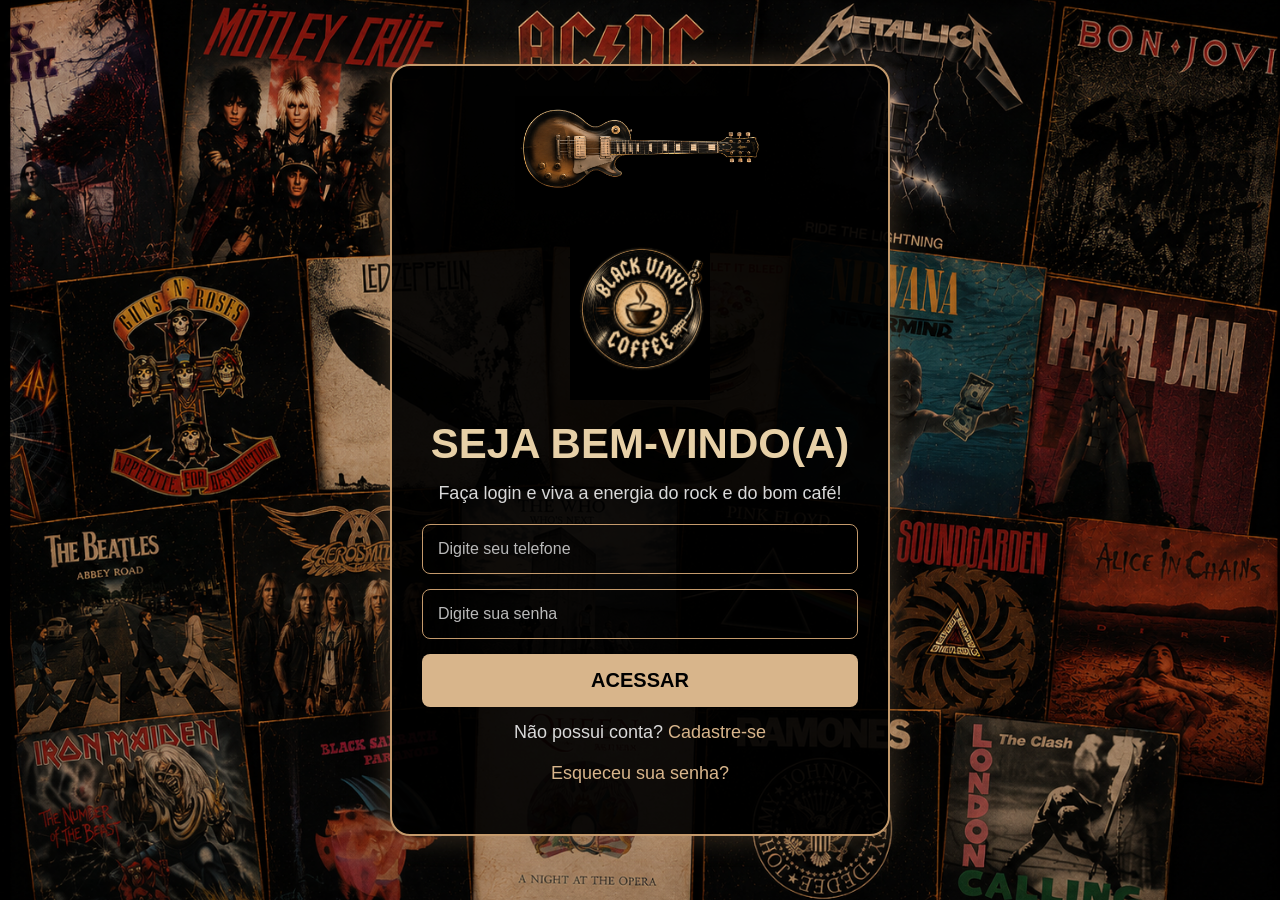
<file: index.html>
<!DOCTYPE html>
<html lang="pt-BR">

<head>
    <meta charset="UTF-8">
    <meta name="viewport" content="width=device-width, initial-scale=1.0">
    <title>Black Vinyl Coffee</title>

    <link rel="stylesheet" href="css/style.css">
</head>

<body>

    <div class="container">

        <div class="login">

            <img src="img/guitarra.png" alt="Guitarra" class="guitarra">

            <img src="img/logo.png" alt="Logo" class="logo">

            <h1>SEJA BEM-VINDO(A)</h1>

            <p>Faça login e viva a energia do rock e do bom café!</p>

            <input type="tel" placeholder="Digite seu telefone">

            <input type="password" placeholder="Digite sua senha">

            <a href="cardapio.html" class="botao">ACESSAR</a>

            <p class="link">
                Não possui conta?
                <a href="cadastro.html">Cadastre-se</a>
            </p>

            <p class="link">
                <a href="recuperar.html">Esqueceu sua senha?</a>
            </p>

        </div>

    </div>

    <script src="js/script.js"></script>

</body>
</file>
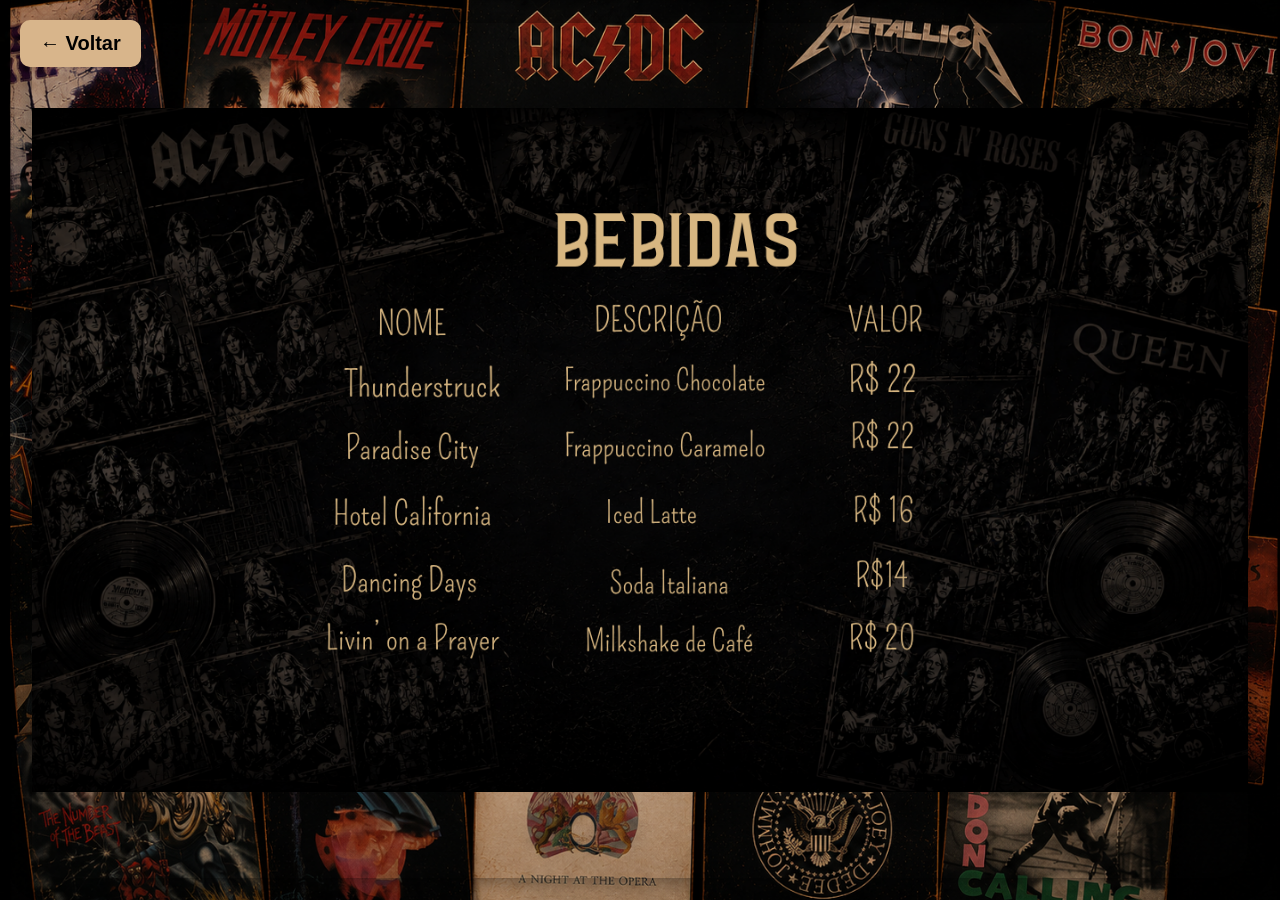
<file: bebidas.html>
<!DOCTYPE html>
<html lang="pt-BR">

<head>
    <meta charset="UTF-8">
    <meta name="viewport" content="width=device-width, initial-scale=1.0">
    <title>Bebidas - Black Vinyl Coffee</title>

    <link rel="stylesheet" href="css/style.css">
</head>

<body class="pagina-bebidas">

    <a href="cardapio.html" class="botao-voltar">← Voltar</a>

    <img src="img/bebidas.png" class="imagem-bebidas">

</body>

</html>
</file>
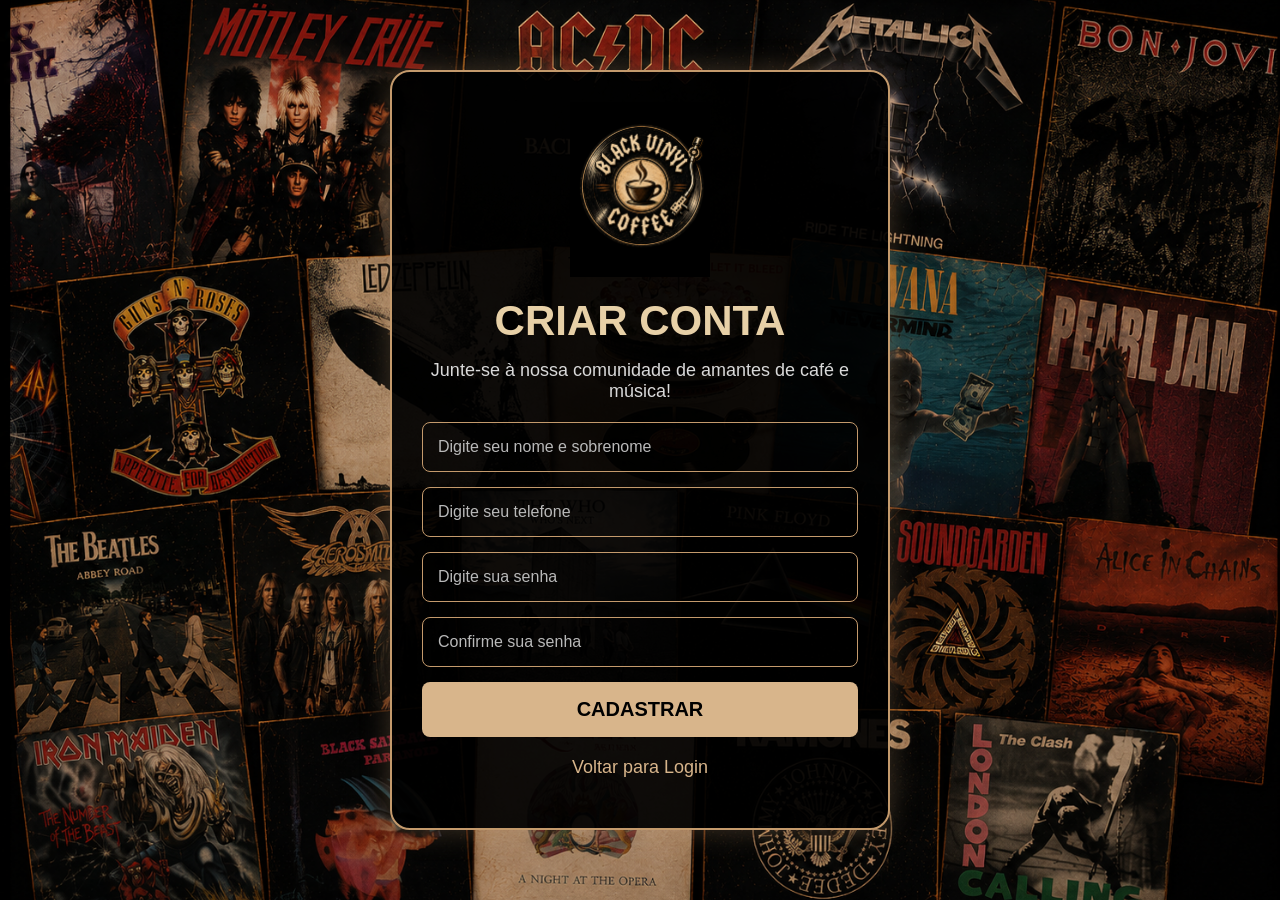
<file: cadastro.html>
<!DOCTYPE html>
<html lang="pt-BR">

<head>
    <meta charset="UTF-8">
    <meta name="viewport" content="width=device-width, initial-scale=1.0">
    <title>Cadastro - Black Vinyl Coffee</title>

    <link rel="stylesheet" href="css/style.css">
</head>

<body>

    <div class="container">

        <div class="login">

            <img src="img/logo.png" class="logo">

            <h1>CRIAR CONTA</h1>

            <p>Junte-se à nossa comunidade de amantes de café e música!</p>

            <input type="text" placeholder="Digite seu nome e sobrenome">

            <input type="tel" placeholder="Digite seu telefone">

            <input type="password" placeholder="Digite sua senha">

            <input type="password" placeholder="Confirme sua senha">

            <button id="btnCadastro">CADASTRAR</button>

            <p id="mensagem"></p>

            <p class="link">
                <a href="index.html">Voltar para Login</a>
            </p>

        </div>

    </div>

    <script src="js/script.js"></script>

</body>
</file>
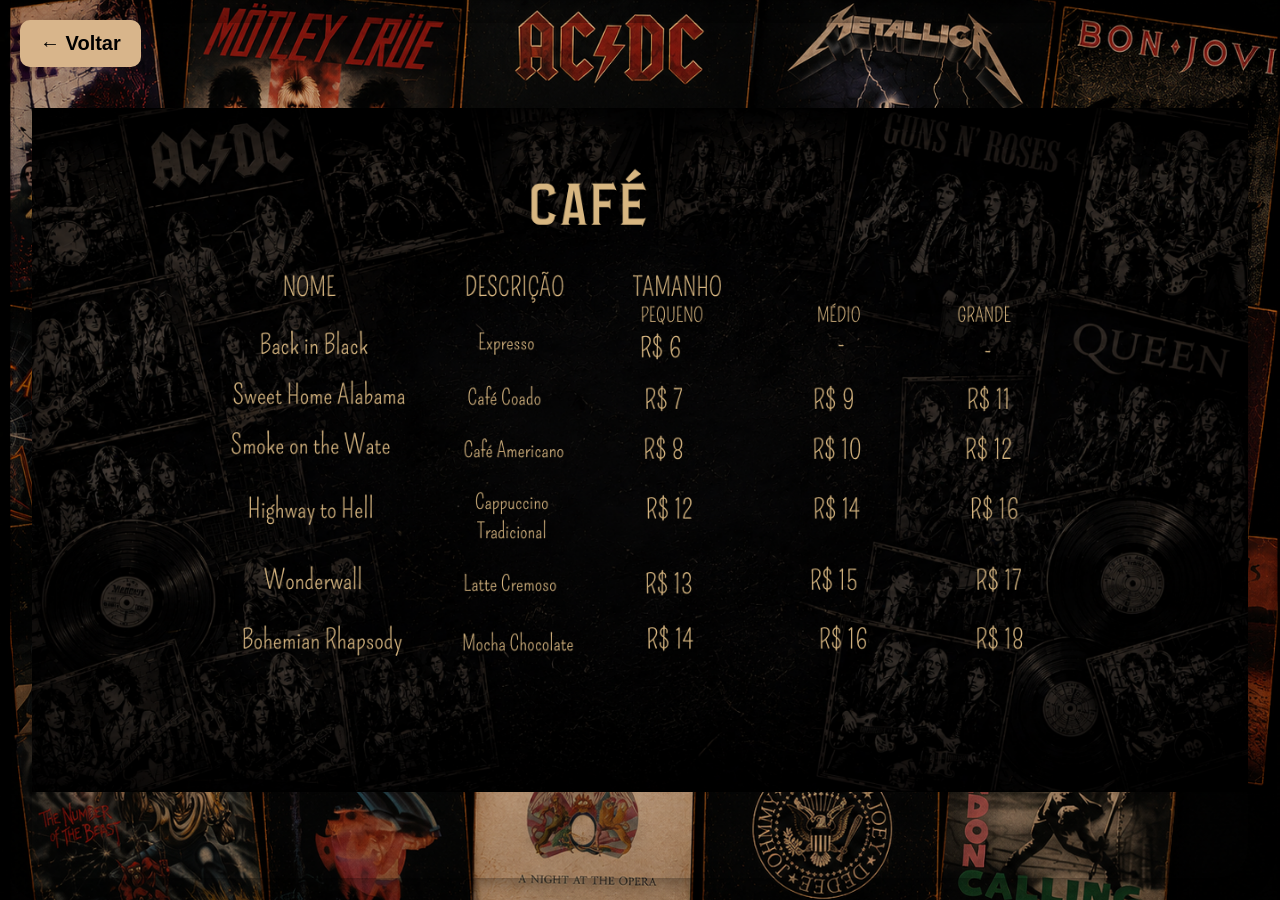
<file: cafes.html>
<!DOCTYPE html>
<html lang="pt-BR">

<head>
    <meta charset="UTF-8">
    <meta name="viewport" content="width=device-width, initial-scale=1.0">
    <title>Cafés - Black Vinyl Coffee</title>

    <link rel="stylesheet" href="css/style.css">
</head>

<body class="pagina-cafes">

    <a href="cardapio.html" class="botao-voltar">← Voltar</a>

    <img src="img/cafes.png" class="imagem-cafes">

</body>

</html>
</file>
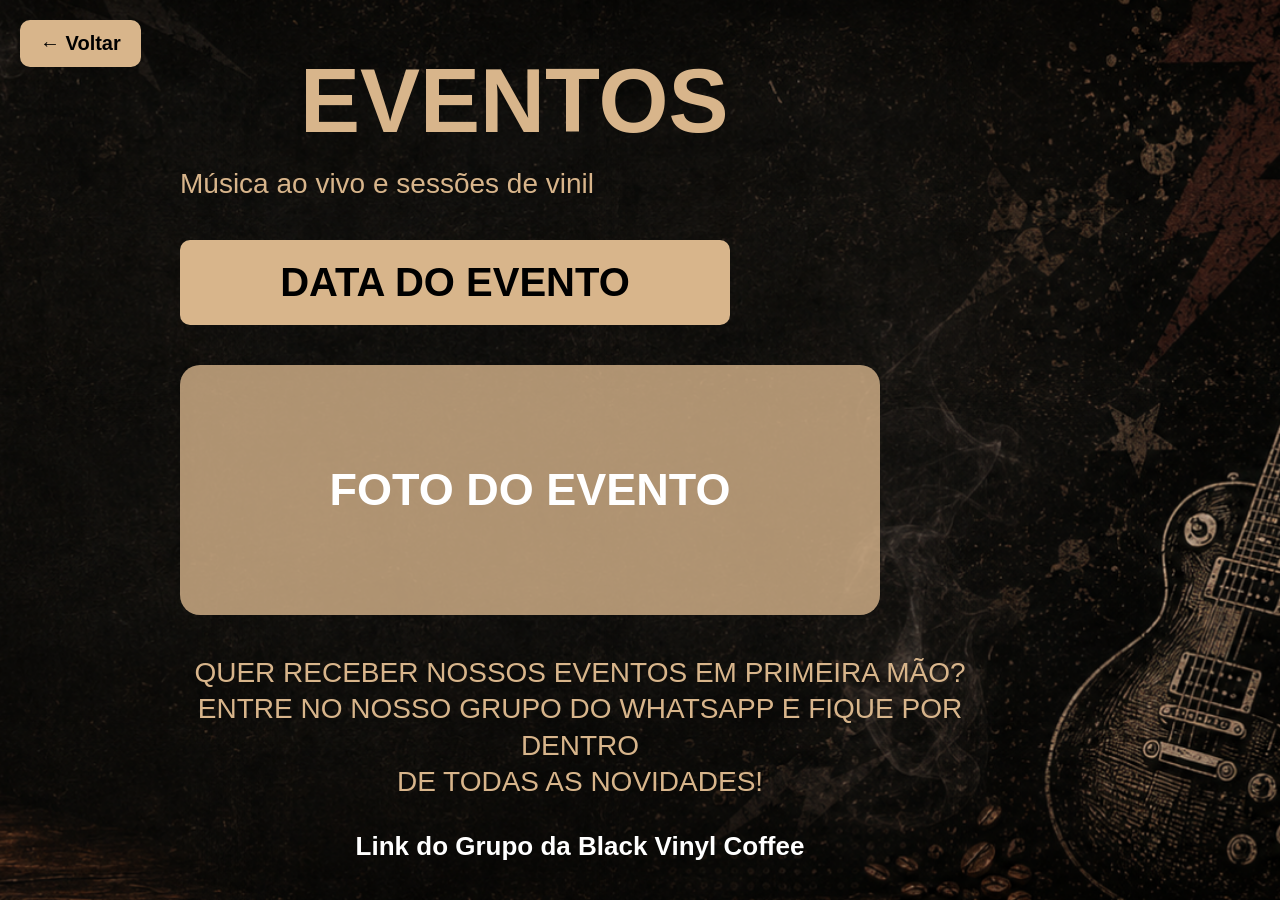
<file: eventos.html>
<!DOCTYPE html>
<html lang="pt-BR">

<head>
    <meta charset="UTF-8">
    <meta name="viewport" content="width=device-width, initial-scale=1.0">
    <title>Eventos - Black Vinyl Coffee</title>

    <link rel="stylesheet" href="css/style.css">
</head>

<body class="pagina-eventos">

    <a href="cardapio.html" class="botao-voltar">← Voltar</a>

    <div class="conteudo-eventos">

        <h1>EVENTOS</h1>

        <p class="subtitulo">
            Música ao vivo e sessões de vinil
        </p>

        <div class="evento-destaque">
            DATA DO EVENTO
        </div>

        <div class="foto-evento">
             FOTO DO EVENTO
        </div>

        <p class="texto-evento">
            QUER RECEBER NOSSOS EVENTOS EM PRIMEIRA MÃO?<br>
            ENTRE NO NOSSO GRUPO DO WHATSAPP E FIQUE POR DENTRO<br>
            DE TODAS AS NOVIDADES!
        </p>

        <a href="#" class="link-whatsapp">
            Link do Grupo da Black Vinyl Coffee
        </a>

    </div>

</body>
</html>
</file>
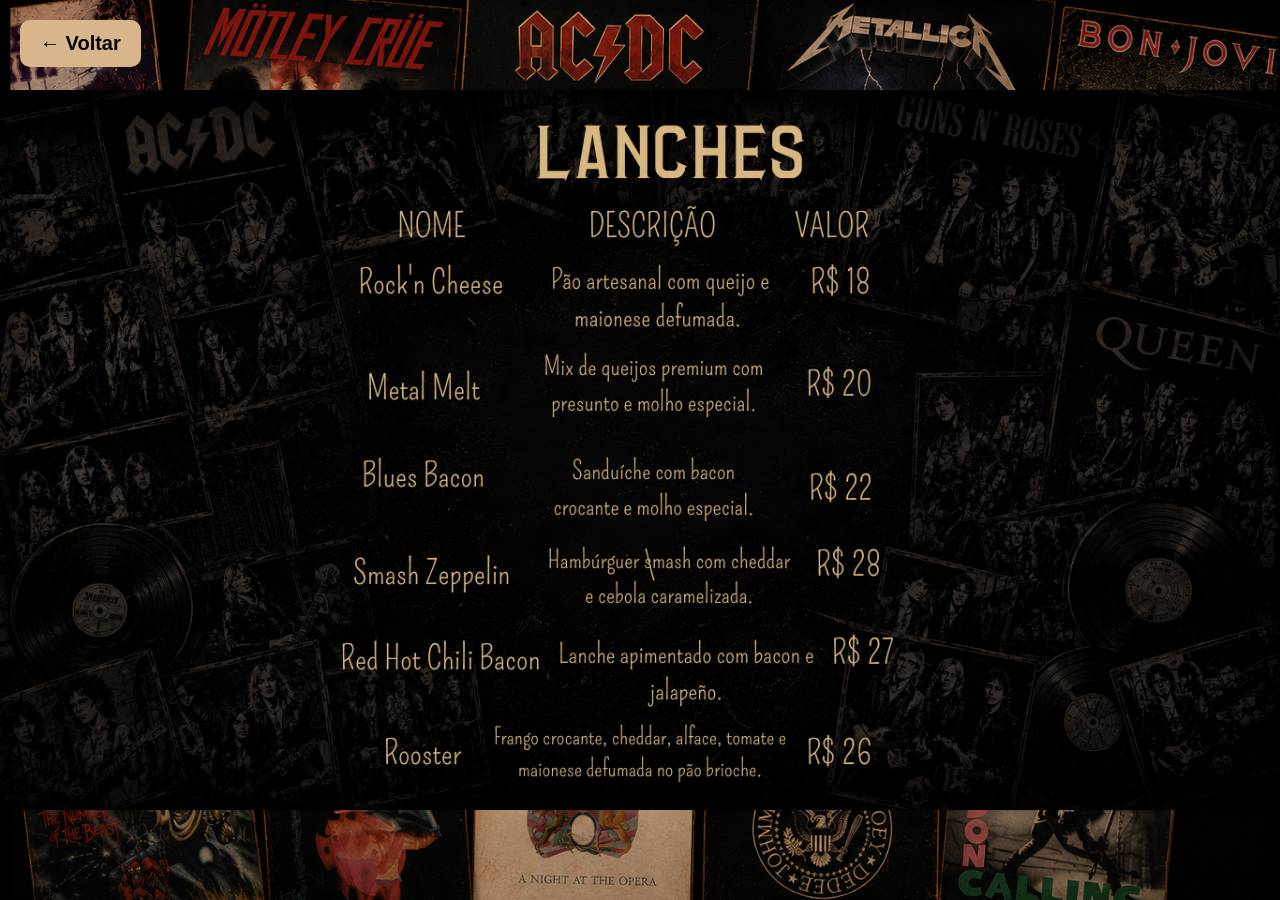
<file: lanches.html>
<!DOCTYPE html>
<html lang="pt-BR">
<head>
    <meta charset="UTF-8">
    <title>Lanches</title>
    <link rel="stylesheet" href="css/style.css">
</head>

  <body class="pagina-lanches">

    <a href="cardapio.html" class="botao-voltar">← Voltar</a>

    <img src="img/lanches.png" class="imagem-lanches">

</body>
</file>
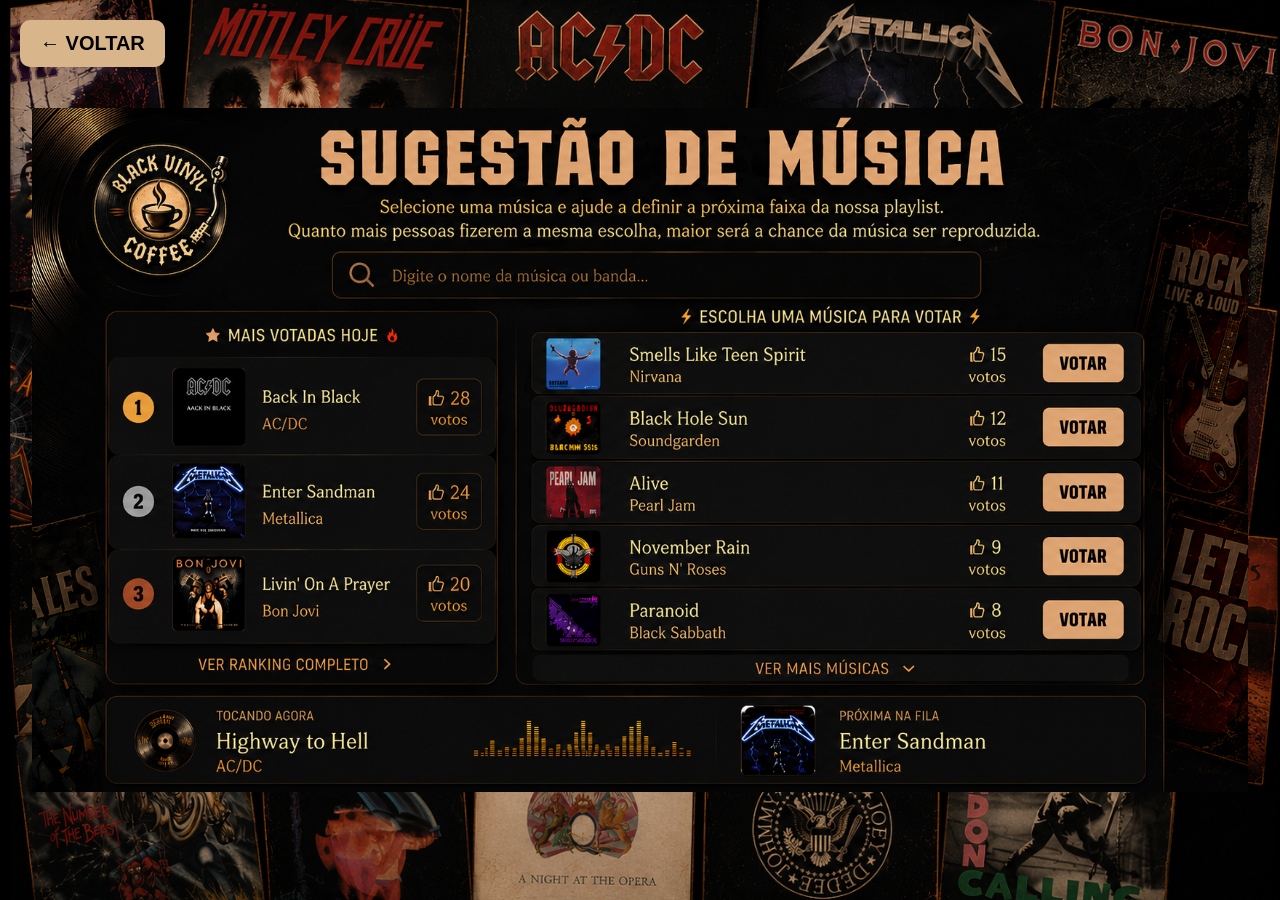
<file: musica.html>
<!DOCTYPE html>
<html lang="pt-BR">

<head>
    <meta charset="UTF-8">
    <meta name="viewport" content="width=device-width, initial-scale=1.0">
    <title>Músicas</title>

    <link rel="stylesheet" href="css/style.css">
</head>

<body class="pagina-musicas">

    <a href="cardapio.html" class="botao-voltar">
        ← VOLTAR
    </a>

    <img src="img/musica.png" class="imagem-musicas">

</body>

</html>
</file>
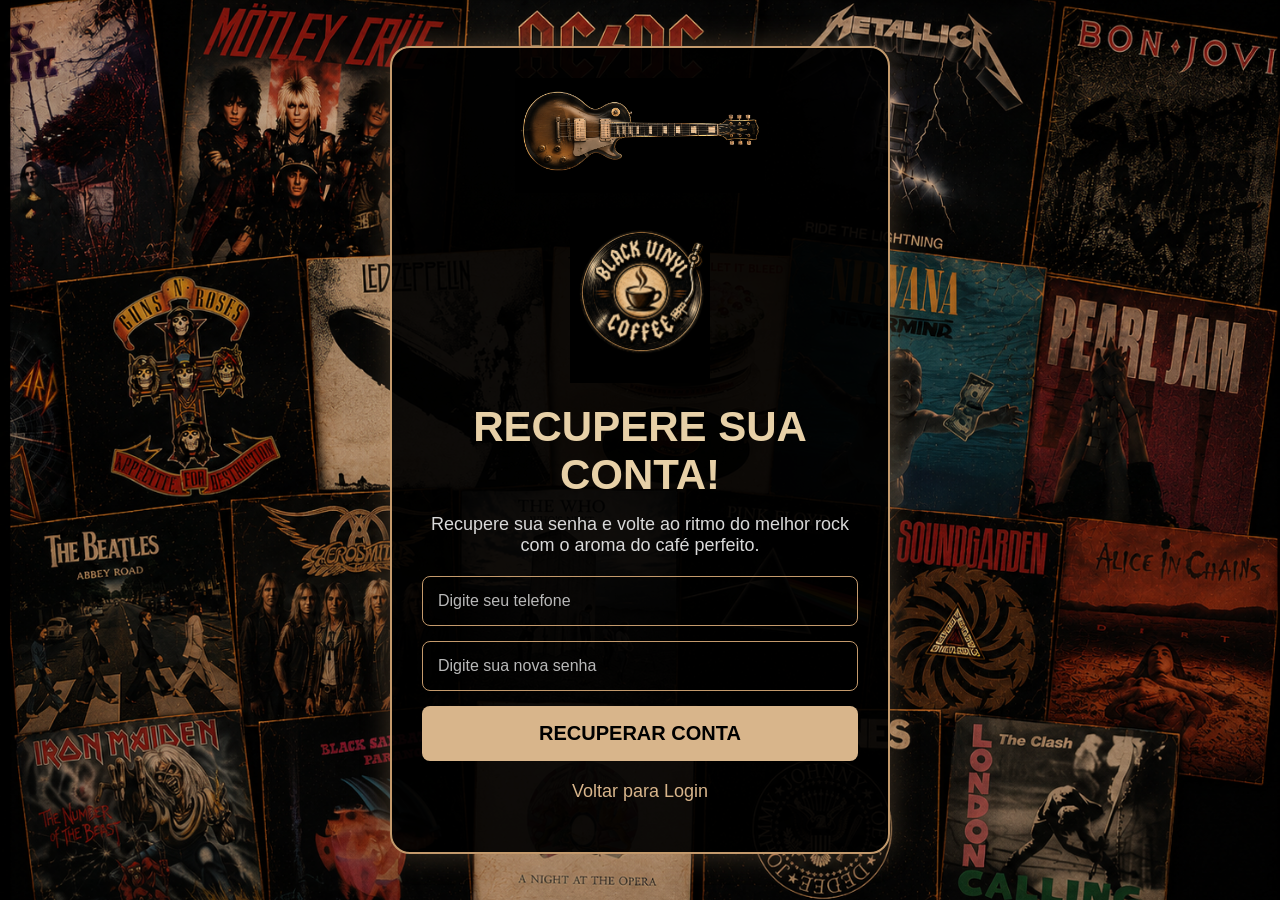
<file: recuperar.html>
<!DOCTYPE html>
<html lang="pt-BR">

<head>
    <meta charset="UTF-8">
    <meta name="viewport" content="width=device-width, initial-scale=1.0">
    <title>Recuperar Conta - Black Vinyl Coffee</title>

    <link rel="stylesheet" href="css/style.css">
</head>

<body>

    <div class="container">

        <div class="login">

            <img src="img/guitarra.png" class="guitarra">

            <img src="img/logo.png" class="logo">

            <h1>RECUPERE SUA CONTA!</h1>

            <p>
                Recupere sua senha e volte ao ritmo do melhor rock com o aroma do café perfeito.
            </p>

            <input type="tel" placeholder="Digite seu telefone">

            <input type="password" placeholder="Digite sua nova senha">

            <button id="btnRecuperar">RECUPERAR CONTA</button>

            <p id="mensagemRecuperar"></p>

            <p class="link">
                <a href="index.html">Voltar para Login</a>
            </p>

        </div>

    </div>

    <script src="js/script.js"></script>

</body>

</html>
</file>
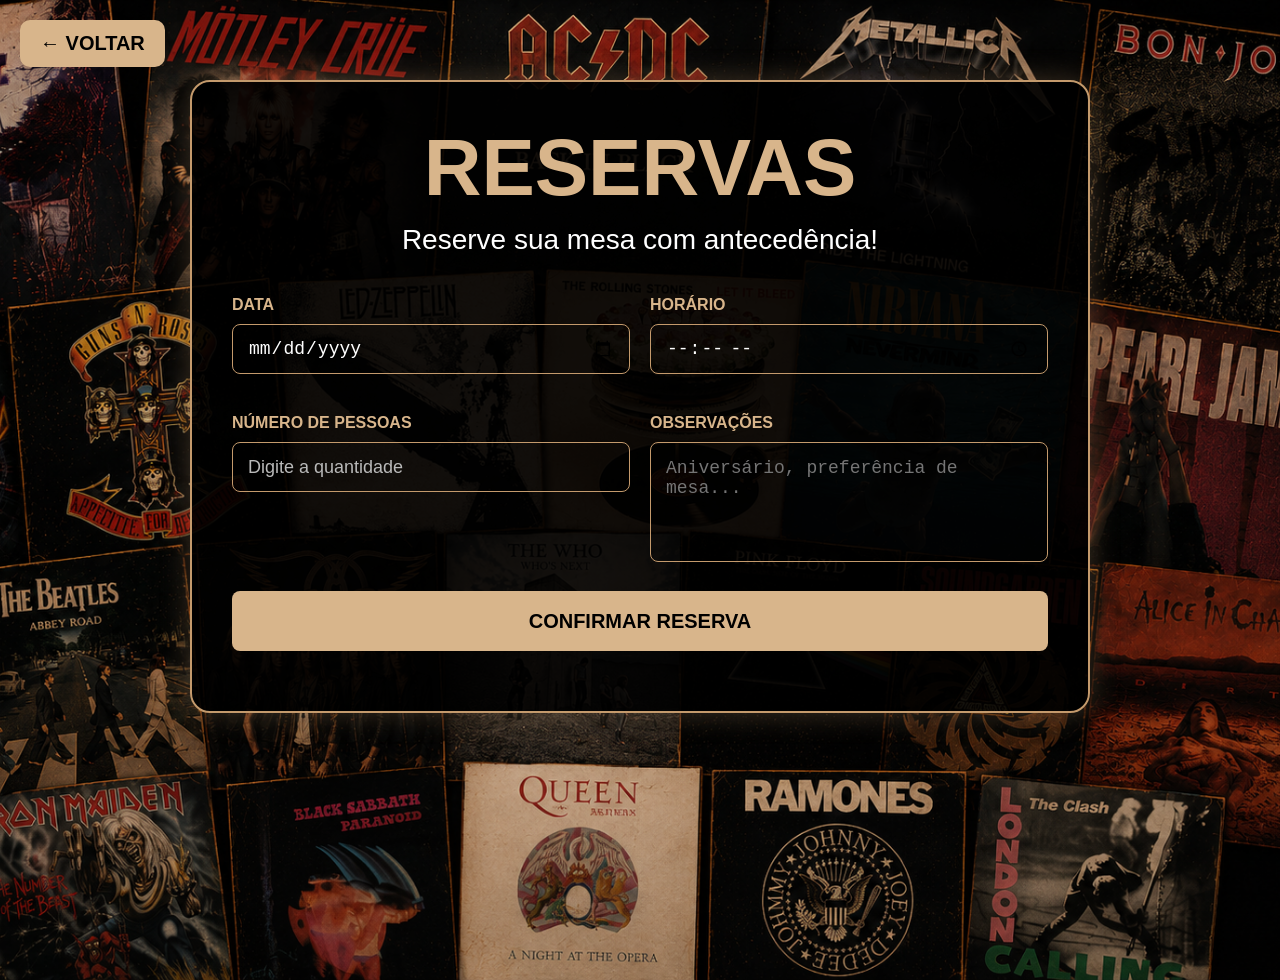
<file: reservas.html>
<!DOCTYPE html>
<html lang="pt-BR">

<head>
    <meta charset="UTF-8">
    <meta name="viewport" content="width=device-width, initial-scale=1.0">
    <title>Reservas - Black Vinyl Coffee</title>

    <link rel="stylesheet" href="css/style.css">
</head>

<body>
<a href="cardapio.html" class="botao-voltar">
    ← VOLTAR
</a>
    <div class="reserva">

        <h1>RESERVAS</h1>

        <p class="subtitulo">
            Reserve sua mesa com antecedência!
        </p>

        <div class="linha">

            <div class="campo">
                <label>DATA</label>
                <input type="date">
            </div>

            <div class="campo">
                <label>HORÁRIO</label>
                <input type="time">
            </div>

        </div>

        <div class="linha">

            <div class="campo">
                <label>NÚMERO DE PESSOAS</label>
                <input type="number" placeholder="Digite a quantidade">
            </div>

            <div class="campo">
                <label>OBSERVAÇÕES</label>
                <textarea placeholder="Aniversário, preferência de mesa..."></textarea>
            </div>

        </div>

        <button id="btnReserva">
            CONFIRMAR RESERVA
        </button>

        <p id="mensagemReserva"></p>

    </div>

    <script src="js/script.js"></script>

</body>
</file>
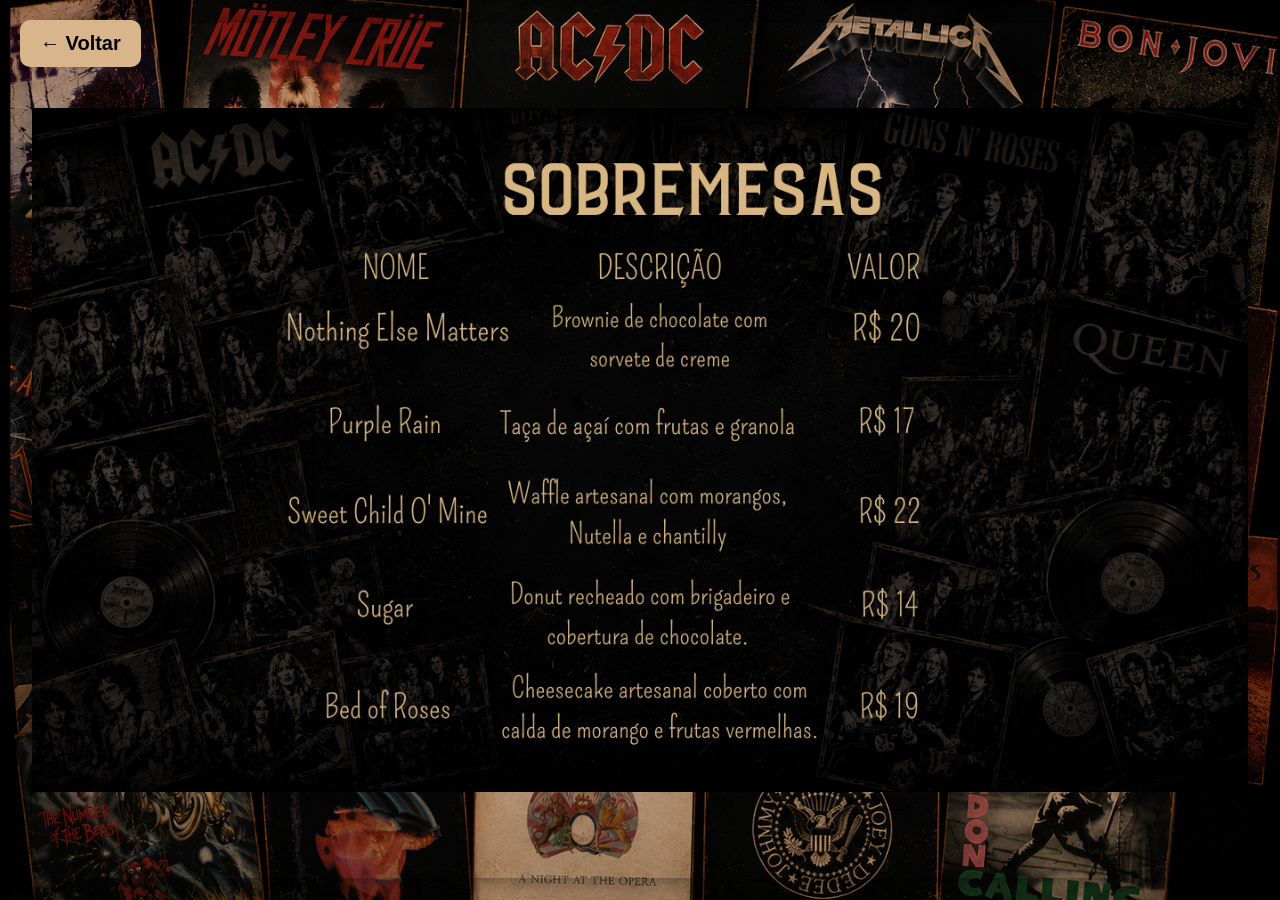
<file: sobremesas.html>
<!DOCTYPE html>
<html lang="pt-BR">

<head>
    <meta charset="UTF-8">
    <meta name="viewport" content="width=device-width, initial-scale=1.0">
    <title>Sobremesas - Black Vinyl Coffee</title>

    <link rel="stylesheet" href="css/style.css">
</head>

<body class="pagina-sobremesas">

    <a href="cardapio.html" class="botao-voltar">← Voltar</a>

    <img src="img/sobremesas.png" class="imagem-sobremesas">

</body>

</html>
</file>
<file: css/style.css>
*{
    margin: 0;
    padding: 0;
    box-sizing: border-box;
}

body{
    background-image: url("../img/fundoRockCoffe.png");
    background-size: cover;
    background-position: center;
    background-repeat: no-repeat;
    min-height: 100vh;
    font-family: Arial, sans-serif;
}

/* LOGIN / CADASTRO / RECUPERAÇÃO */

.container{
    display: flex;
    justify-content: center;
    align-items: center;
    min-height: 100vh;
}

.login{
    width: 500px;
    background: rgba(0, 0, 0, 0.92);
    border: 2px solid #c49a6c;
    border-radius: 20px;
    padding: 30px;
    text-align: center;
    box-shadow: 0 0 30px rgba(196, 154, 108, 0.3);
}

.guitarra{
    width: 250px;
    display: block;
    margin: 0 auto 15px;
}

.logo{
    width: 140px;
    height: auto;
    display: block;
    margin: 0 auto 20px;
}

h1{
    color: #e7d0a7;
    font-size: 42px;
    margin-bottom: 15px;
}

p{
    color: #d9d9d9;
    font-size: 18px;
    margin-bottom: 20px;
}

input{
    width: 100%;
    height: 50px;
    margin-bottom: 15px;
    padding-left: 15px;
    background: transparent;
    border: 1px solid #c49a6c;
    border-radius: 8px;
    color: white;
    font-size: 16px;
}

input::placeholder{
    color: #b9b9b9;
}

button{
    width: 100%;
    height: 55px;
    background: #d8b58b;
    border: none;
    border-radius: 8px;
    font-size: 20px;
    font-weight: bold;
    cursor: pointer;
}

button:hover{
    transform: scale(1.02);
}

.botao{
    display: block;
    width: 100%;
    padding: 15px;
    background: #d8b58b;
    color: black;
    text-decoration: none;
    text-align: center;
    border-radius: 8px;
    font-size: 20px;
    font-weight: bold;
}

.link{
    margin-top: 15px;
}

.link a{
    color: #d8b58b;
    text-decoration: none;
}

.link a:hover{
    text-decoration: underline;
}

#mensagem,
#mensagemRecuperar{
    color: #d8b58b;
    font-size: 18px;
    font-weight: bold;
    margin-top: 15px;
}

/* HOME */

.home{
    display: flex;
    min-height: 100vh;
}

/* MENU LATERAL */

.menu-lateral{
    width: 180px;
    background: rgba(0, 0, 0, 0.95);

    display: flex;
    flex-direction: column;
    align-items: center;

    padding-top: 30px;
}

.logo-menu{
    width: 70px;
    margin-bottom: 40px;
}

.menu-lateral a{
    color: #d8b58b;
    text-decoration: none;
    font-size: 20px;
    font-weight: bold;
    margin: 25px 0;
}

.menu-lateral a:hover{
    color: white;
}

/* ÁREA DA IMAGEM */

.area-cardapio{
    position: relative;
    flex: 1;
}

.imagem-home{
    width: 100%;
    height: 100vh;
    object-fit: cover;
}

/* ===== PÁGINA CARDÁPIO ===== */

.pagina-cardapio{
    display: flex;
    min-height: 100vh;
    background-color: black;
}

/* ===== MENU LATERAL ===== */

.menu-lateral{
    width: 250px;
    background: rgba(0,0,0,0.95);
    border-right: 2px solid #c49a6c;
    padding-top: 30px;
}
.logo-menu{
    width: 140px;
    display: block;
    margin: 0 auto 40px;
}

.botao-menu{
    display: block;
    color: #e7d0a7;
    text-decoration: none;
    font-size: 20px;
    font-weight: bold;
    padding: 25px;
    transition: 0.3s;
}

.botao-menu:hover{
    color: white;
    background: rgba(196,154,108,0.1);
}

/* ===== CONTEÚDO ===== */

.conteudo-cardapio{
    position: relative;
    flex: 1;
}

.imagem-cardapio{
    width: 85%;
    height: auto;
    display: block;
    margin: 10px auto;
}
/* ÁREAS CLICÁVEIS DO CARDÁPIO */

.btn-lanches{
    position: absolute;
    top: 18%;
    left: 40%;
    width: 20%;
    height: 8%;
}

.btn-cafes{
    position: absolute;
    top: 42%;
    left: 18%;
    width: 25%;
    height: 12%;
}

.btn-bebidas{
    position: absolute;
    top: 42%;
    left: 58%;
    width: 25%;
    height: 12%;
}

.btn-sobremesas{
    position: absolute;
    top: 68%;
    left: 38%;
    width: 25%;
    height: 10%;
}
.pagina-lanches{
    background-image: url("../img/fundoRockCoffe.png");
    background-size: cover;
    background-position: center;
    background-repeat: no-repeat;
    min-height: 100vh;

    display: flex;
    justify-content: center;
    align-items: center;
}
.imagem-lanches{
    width: 95vw;
    height: 95vh;
    object-fit: contain;

    border-radius: 30px;

    box-shadow: 0 0 25px rgba(0, 0, 0, 0.5);
}
.botao-voltar{
    position: fixed;
    top: 20px;
    left: 20px;

    padding: 20px 40px;

    background: #d8b58b;
    color: black;
    text-decoration: none;

    font-size: 30px;
    font-weight: bold;

    border-radius: 15px;

    z-index: 1000;
}
.pagina-lanches{
    background-image: url("../img/fundoRockCoffe.png");
    background-size: cover;
    background-position: center;
    background-repeat: no-repeat;

    margin: 0;
    min-height: 100vh;

    display: flex;
    justify-content: center;
    align-items: center;
}

.imagem-lanches{
    width: 100vw;
    height: 100vh;
    object-fit: contain;
}
.botao-voltar{
    position: fixed;
    top: 20px;
    left: 20px;

    padding: 12px 20px;

    background: #d8b58b;
    color: black;
    text-decoration: none;
    font-weight: bold;

    border-radius: 8px;

    z-index: 1000;
}

.pagina-cafes{
    background-image: url("../img/fundoRockCoffe.png");
    background-size: cover;
    background-position: center;
    background-repeat: no-repeat;

    margin: 0;
    min-height: 100vh;

    display: flex;
    justify-content: center;
    align-items: center;
}

.imagem-cafes{
    width: 95vw;
    height: 95vh;
    object-fit: contain;

    border-radius: 30px;

    box-shadow: 0 0 25px rgba(0, 0, 0, 0.5);
}

.botao-voltar{
    position: fixed;
    top: 20px;
    left: 20px;

    padding: 20px 40px;

    background: #d8b58b;
    color: black;
    text-decoration: none;

    font-size: 30px;
    font-weight: bold;

    border-radius: 15px;

    z-index: 1000;
}
.pagina-bebidas{
    background-image: url("../img/fundoRockCoffe.png");
    background-size: cover;
    background-position: center;
    background-repeat: no-repeat;

    margin: 0;
    min-height: 100vh;

    display: flex;
    justify-content: center;
    align-items: center;
}

.imagem-bebidas{
    width: 95vw;
    height: 95vh;
    object-fit: contain;

    border-radius: 30px;

    box-shadow: 0 0 25px rgba(0, 0, 0, 0.5);
}
.pagina-sobremesas{
    background-image: url("../img/fundoRockCoffe.png");
    background-size: cover;
    background-position: center;
    background-repeat: no-repeat;

    margin: 0;
    min-height: 100vh;

    display: flex;
    justify-content: center;
    align-items: center;
}

.imagem-sobremesas{
    width: 95vw;
    height: 95vh;
    object-fit: contain;

    border-radius: 30px;

    box-shadow: 0 0 25px rgba(0, 0, 0, 0.5);
}
/* PÁGINA MÚSICAS */

.pagina-musicas{
    background-image: url("../img/fundoRockCoffe.png");
    background-size: cover;
    background-position: center;
    background-repeat: no-repeat;

    min-height: 100vh;

    display: flex;
    justify-content: center;
    align-items: center;
}

.imagem-musicas{
    width: 95vw;
    height: 95vh;
    object-fit: contain;
}
/* ===== EVENTOS ===== */

.pagina-eventos{
    background-image: url("../img/eventos.png");
    background-size: cover;
    background-position: center;
    background-repeat: no-repeat;

    min-height: 100vh;
}

.conteudo-eventos{
    width: 800px;
    margin-left: 180px;
    padding-top: 50px;
}

.conteudo-eventos h1{
    color: #d8b58b;
    font-size: 90px;
    font-weight: bold;

    margin-left: 120px;
}

.subtitulo{
    color: #d8b58b;
    font-size: 28px;
    margin-bottom: 40px;
}

.evento-destaque{
    width: 550px;
    background: #d8b58b;
    color: black;
    font-size: 40px;
    font-weight: bold;
    text-align: center;
    padding: 20px;
    border-radius: 10px;
    margin-bottom: 40px;
}

.foto-evento{
    width: 700px;
    height: 250px;
    background: rgba(216,181,139,0.8);

    display: flex;
    justify-content: center;
    align-items: center;

    color: white;
    font-size: 45px;
    font-weight: bold;

    border-radius: 20px;

    margin-bottom: 40px;
}

.texto-evento{
    color: #d8b58b;
    font-size: 28px;
    text-align: center;
    line-height: 1.3;
}

.link-whatsapp{
    display: block;
    margin-top: 30px;
    text-align: center;

    color: white;
    text-decoration: none;

    font-size: 26px;
    font-weight: bold;
}

.link-whatsapp:hover{
    color: #d8b58b;
}
.eventos-container{
    position: absolute;
    top: 40px;
    left: 550px;
    width: 700px;
}
/* ===== RESERVAS ===== */

body{
    background-image: url("../img/fundoRockCoffe.png");
    background-size: cover;
    background-position: center;
}

.reserva{
    width: 900px;
    margin: 40px auto;
    background: rgba(0,0,0,0.85);
    border: 3px solid #8b5a2b;
    border-radius: 35px;
    padding: 40px;
}

.reserva h1{
    text-align: center;
    color: #c49a6c;
    font-size: 80px;
    margin-bottom: 10px;
}

.reserva .subtitulo{
    text-align: center;
    color: #d8b58b;
    font-size: 28px;
    margin-bottom: 50px;
}

.linha{
    display: flex;
    justify-content: space-between;
    gap: 40px;
    margin-bottom: 40px;
}

.campo{
    width: 50%;
}

.campo p{
    color: #e7d0a7;
    font-size: 20px;
    font-weight: bold;
    margin-bottom: 10px;
}

.campo input,
.campo textarea{
    width: 100%;
    background: rgba(255,255,255,0.15);
    border: 1px solid #c49a6c;
    border-radius: 10px;
    padding: 15px;
    color: white;
    font-size: 18px;
}

.campo textarea{
    height: 120px;
    resize: none;
}

#btnReserva{
    display: block;
    width: 450px;
    margin: 20px auto;
    background: #d8b58b;
    color: black;
    font-size: 26px;
    font-weight: bold;
    border: none;
    border-radius: 12px;
    cursor: pointer;
}

#btnReserva:hover{
    transform: scale(1.03);
}

#mensagemReserva{
    color: #d8b58b;
    font-size: 28px;
    font-weight: bold;
    text-align: center;
    margin-top: 30px;
}
/* ===== RESERVAS ===== */

.reserva{
    width: 900px;
    margin: 80px auto;

    background: rgba(0,0,0,0.90);

    border: 2px solid #c49a6c;
    border-radius: 20px;

    padding: 40px;

    box-shadow: 0 0 30px rgba(196,154,108,0.3);
}

.reserva h1{
    color: #d8b58b;
    text-align: center;
    margin-bottom: 10px;
}

.reserva .subtitulo{
    text-align: center;
    color: white;
    margin-bottom: 40px;
}

.linha{
    display: flex;
    gap: 20px;
    margin-bottom: 25px;
}

.campo{
    flex: 1;
}

.campo label{
    display: block;
    color: #d8b58b;
    font-weight: bold;
    margin-bottom: 10px;
}

.campo input,
.campo textarea{
    width: 100%;
    padding: 15px;

    background: transparent;

    border: 1px solid #c49a6c;
    border-radius: 8px;

    color: white;
}

.campo textarea{
    height: 120px;
    resize: none;
}

#btnReserva{
    width: 100%;
    height: 60px;

    background: #d8b58b;
    color: black;

    border: none;
    border-radius: 8px;

    font-size: 20px;
    font-weight: bold;

    cursor: pointer;

    margin-top: 20px;
}

#btnReserva:hover{
    transform: scale(1.02);
}

#mensagemReserva{
    text-align: center;
    margin-top: 20px;

    color: #d8b58b;
    font-size: 22px;
    font-weight: bold;
}
.botao-voltar{
    position: fixed;
    top: 20px;
    left: 20px;

    background: #d8b58b;
    color: black;

    text-decoration: none;
    font-weight: bold;
    font-size: 20px;

    padding: 12px 20px;

    border-radius: 10px;

    z-index: 9999;
}

.botao-voltar:hover{
    transform: scale(1.05);
}
</file>
